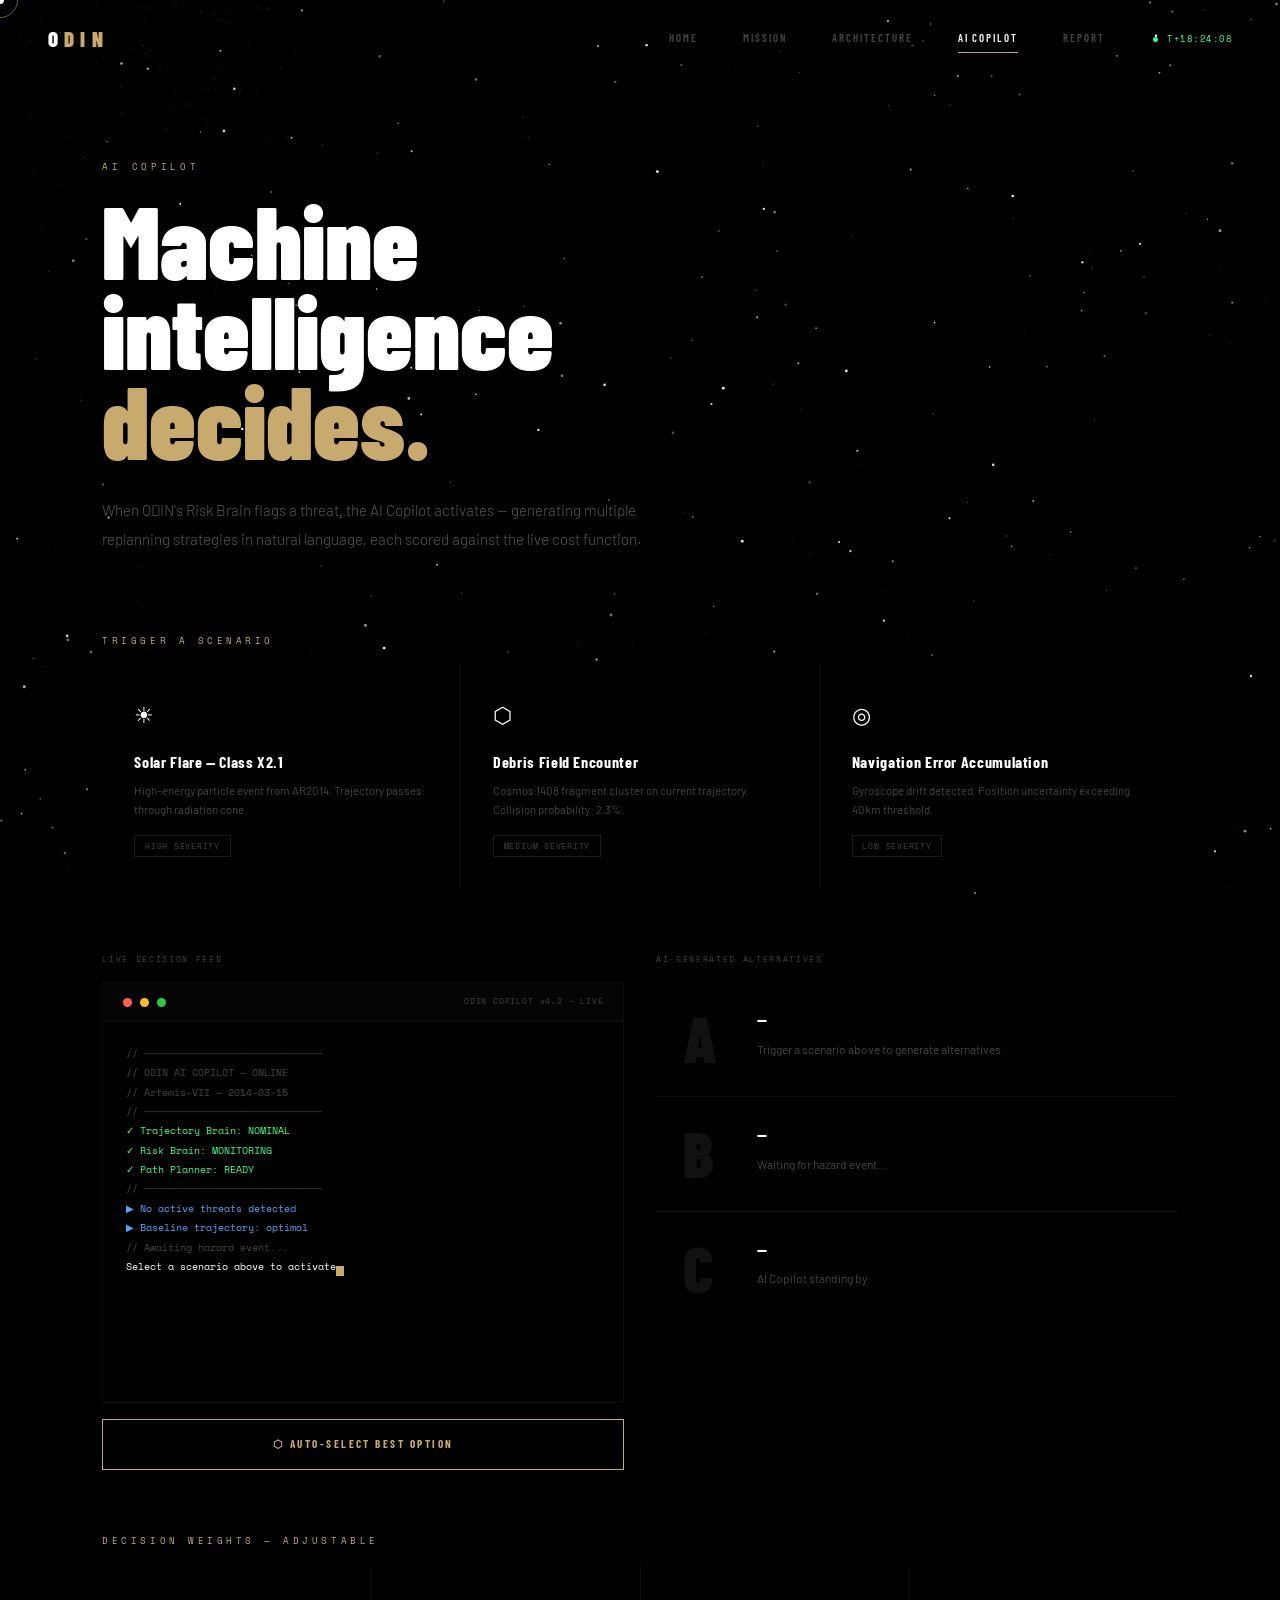
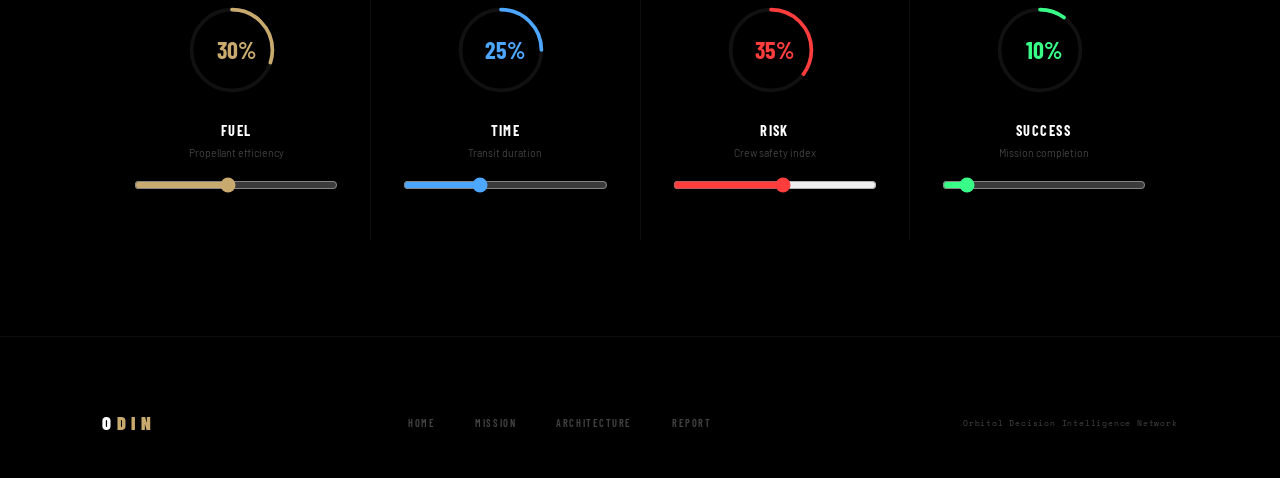
<file: copilot.html>
<!DOCTYPE html>
<html lang="en">
<head>
  <meta charset="UTF-8">
  <meta name="viewport" content="width=device-width, initial-scale=1.0">
  <title>ODIN — AI Copilot</title>
  <link rel="preconnect" href="https://fonts.googleapis.com">
  <link rel="preconnect" href="https://fonts.gstatic.com" crossorigin>
  <link href="https://fonts.googleapis.com/css2?family=Barlow+Condensed:wght@200;300;400;500;600;700;800;900&family=Barlow:wght@300;400;500&family=Space+Mono:wght@400;700&display=swap" rel="stylesheet">
  <link rel="stylesheet" href="css/odin.css">
  <style>
    /* HERO */
    #page-hero { position:relative; padding:10rem var(--section-x) 5rem; z-index:2; overflow:hidden; }
    #hero-net  { position:absolute; inset:0; z-index:0; opacity:.12; pointer-events:none; }
    .h-eyebrow { position:relative; z-index:1; font-family:var(--font-mono); font-size:.58rem; letter-spacing:.4em; color:var(--gold); text-transform:uppercase; margin-bottom:1.2rem; opacity:0; animation:fadeUp .9s .1s forwards; }
    .h-title   { position:relative; z-index:1; font-family:var(--font-display); font-size:clamp(4rem,8vw,9rem); font-weight:900; line-height:.88; margin-bottom:2rem; opacity:0; animation:fadeUp 1s .25s forwards; }
    .h-body    { position:relative; z-index:1; font-size:.95rem; color:#555; max-width:540px; line-height:1.9; font-weight:300; opacity:0; animation:fadeUp .9s .4s forwards; }

    /* MAIN LAYOUT */
    #main { position:relative; z-index:2; padding:0 var(--section-x) 6rem; max-width:1400px; margin:0 auto; }

    /* SCENARIO STRIP */
    .sc-strip { display:grid; grid-template-columns:repeat(3,1fr); gap:1px; background:var(--border-1); margin-bottom:4rem; }
    .sc-card  { background:var(--bg); padding:2rem; cursor:pointer; transition:background .3s; position:relative; overflow:hidden; }
    .sc-card::after { content:''; position:absolute; bottom:0; left:0; right:0; height:1px; background:var(--gold); transform:scaleX(0); transition:transform .4s; }
    .sc-card:hover  { background:#030303; }
    .sc-card:hover::after { transform:scaleX(1); }
    .sc-icon { font-size:1.4rem; margin-bottom:1rem; display:block; }
    .sc-h    { font-family:var(--font-display); font-size:1rem; font-weight:700; letter-spacing:.04em; margin-bottom:.4rem; }
    .sc-p    { font-size:.72rem; color:#444; line-height:1.65; }
    .sc-tag  { display:inline-block; font-family:var(--font-mono); font-size:.48rem; letter-spacing:.1em; padding:.25rem .6rem; border:1px solid #1a1a1a; color:var(--text-tertiary); text-transform:uppercase; margin-top:1rem; transition:border-color .3s,color .3s; }
    .sc-card:hover .sc-tag { border-color:var(--gold); color:var(--gold-dim); }

    /* COPILOT GRID */
    .copilot-grid { display:grid; grid-template-columns:1fr 1fr; gap:2rem; margin-bottom:4rem; }
    .panel-col-label { font-family:var(--font-mono); font-size:.52rem; letter-spacing:.2em; color:var(--text-tertiary); text-transform:uppercase; margin-bottom:1rem; }

    /* OPTIONS */
    .opts-panel { display:flex; flex-direction:column; gap:1px; background:var(--border-1); }
    .opt { background:var(--bg); padding:1.5rem; display:flex; gap:1.5rem; cursor:pointer; transition:background .3s; border-left:3px solid transparent; position:relative; }
    .opt:hover    { background:#030303; border-left-color:rgba(200,169,110,.35); }
    .opt.selected { background:#030303; border-left-color:var(--green); }
    .opt-num  { font-family:var(--font-display); font-size:4rem; font-weight:900; color:#111; line-height:1; min-width:50px; transition:color .3s; }
    .opt:hover .opt-num, .opt.selected .opt-num { color:#1c1c1c; }
    .opt-h    { font-family:var(--font-display); font-size:1.05rem; font-weight:700; letter-spacing:.04em; margin-bottom:.4rem; }
    .opt-p    { font-size:.75rem; color:#555; line-height:1.65; margin-bottom:.8rem; }
    .opt-stats { display:flex; gap:1.2rem; flex-wrap:wrap; }
    .opt-stat { font-family:var(--font-mono); font-size:.52rem; color:var(--text-tertiary); }
    .opt-stat span { margin-left:.3rem; }
    .opt-stat.pos span { color:var(--green); }
    .opt-stat.neg span { color:var(--red); }
    .opt-stat.neu span { color:var(--yellow); }
    .opt-auto { position:absolute; top:1rem; right:1rem; font-family:var(--font-mono); font-size:.48rem; letter-spacing:.1em; padding:.22rem .55rem; border:1px solid var(--green); color:var(--green); text-transform:uppercase; }

    /* WEIGHT RINGS */
    .weights-grid { display:grid; grid-template-columns:repeat(4,1fr); gap:1px; background:var(--border-1); }
    .w-block { background:var(--bg); padding:2.5rem 2rem; text-align:center; }
    .w-ring  { width:90px; height:90px; position:relative; margin:0 auto 1.5rem; }
    .w-ring svg { position:absolute; top:-4px; left:-4px; width:98px; height:98px; transform:rotate(-90deg); }
    .w-ring-val { position:absolute; inset:0; display:flex; align-items:center; justify-content:center; font-family:var(--font-display); font-size:1.5rem; font-weight:700; color:var(--gold); }
    .w-name { font-family:var(--font-display); font-size:.9rem; font-weight:700; letter-spacing:.1em; text-transform:uppercase; margin-bottom:.2rem; }
    .w-sub  { font-size:.65rem; color:var(--text-tertiary); margin-bottom:.8rem; }
    .w-slider { width:100%; cursor:pointer; accent-color:var(--gold); }

    @media (max-width:900px) {
      .copilot-grid { grid-template-columns:1fr; }
      .sc-strip     { grid-template-columns:1fr; }
      .weights-grid { grid-template-columns:repeat(2,1fr); }
      #main,#page-hero { padding-left:1.5rem; padding-right:1.5rem; }
    }
  </style>
</head>
<body>
  <div id="cursor"></div>
  <div id="cursor-ring"></div>
  <div id="page-transition"></div>
  <canvas id="stars"></canvas>
  <div id="nav-mount"></div>

  <div id="page-hero">
    <canvas id="hero-net"></canvas>
    <p class="h-eyebrow">AI Copilot</p>
    <h1 class="h-title">Machine<br>intelligence<br><span class="gold">decides.</span></h1>
    <p class="h-body">When ODIN's Risk Brain flags a threat, the AI Copilot activates — generating multiple replanning strategies in natural language, each scored against the live cost function.</p>
  </div>

  <div id="main">
    <!-- Scenario selector -->
    <p class="section-eyebrow reveal">Trigger a Scenario</p>
    <div class="sc-strip reveal">
      <div class="sc-card" onclick="triggerScenario('flare')">
        <span class="sc-icon">☀</span>
        <div class="sc-h">Solar Flare — Class X2.1</div>
        <div class="sc-p">High-energy particle event from AR2014. Trajectory passes through radiation cone.</div>
        <div class="sc-tag">High Severity</div>
      </div>
      <div class="sc-card" onclick="triggerScenario('debris')">
        <span class="sc-icon">⬡</span>
        <div class="sc-h">Debris Field Encounter</div>
        <div class="sc-p">Cosmos 1408 fragment cluster on current trajectory. Collision probability: 2.3%.</div>
        <div class="sc-tag">Medium Severity</div>
      </div>
      <div class="sc-card" onclick="triggerScenario('nav')">
        <span class="sc-icon">◎</span>
        <div class="sc-h">Navigation Error Accumulation</div>
        <div class="sc-p">Gyroscope drift detected. Position uncertainty exceeding 40km threshold.</div>
        <div class="sc-tag">Low Severity</div>
      </div>
    </div>

    <!-- Main copilot panel -->
    <div class="copilot-grid reveal">
      <!-- Terminal -->
      <div>
        <p class="panel-col-label">Live Decision Feed</p>
        <div class="terminal">
          <div class="term-bar">
            <div class="term-dot r"></div><div class="term-dot y"></div><div class="term-dot g"></div>
            <span class="term-title">ODIN COPILOT v4.2 — LIVE</span>
          </div>
          <div class="term-body" id="term-body" style="height:380px">
            <p class="tl dim">// ──────────────────────────────</p>
            <p class="tl dim">// ODIN AI COPILOT — ONLINE</p>
            <p class="tl dim">// Artemis-VII — 2014-03-15</p>
            <p class="tl dim">// ──────────────────────────────</p>
            <p class="tl ok">✓ Trajectory Brain: NOMINAL</p>
            <p class="tl ok">✓ Risk Brain: MONITORING</p>
            <p class="tl ok">✓ Path Planner: READY</p>
            <p class="tl dim">// ──────────────────────────────</p>
            <p class="tl info">▶ No active threats detected</p>
            <p class="tl info">▶ Baseline trajectory: optimal</p>
            <p class="tl dim">// Awaiting hazard event...</p>
            <p class="tl w">Select a scenario above to activate<span class="tcursor"></span></p>
          </div>
        </div>
        <button class="btn btn-primary btn-full" onclick="autoSelect()" style="margin-top:1rem;font-size:.7rem"><span>⬡ Auto-Select Best Option</span></button>
      </div>
      <!-- Options -->
      <div>
        <p class="panel-col-label">AI-Generated Alternatives</p>
        <div class="opts-panel" id="opts-panel">
          <div class="opt" id="opt-A" onclick="selectOpt('A')">
            <div class="opt-num">A</div>
            <div>
              <div class="opt-h">—</div>
              <div class="opt-p" style="color:var(--text-tertiary)">Trigger a scenario above to generate alternatives.</div>
            </div>
          </div>
          <div class="opt" id="opt-B" onclick="selectOpt('B')">
            <div class="opt-num">B</div>
            <div><div class="opt-h">—</div><div class="opt-p" style="color:var(--text-tertiary)">Waiting for hazard event...</div></div>
          </div>
          <div class="opt" id="opt-C" onclick="selectOpt('C')">
            <div class="opt-num">C</div>
            <div><div class="opt-h">—</div><div class="opt-p" style="color:var(--text-tertiary)">AI Copilot standing by.</div></div>
          </div>
        </div>
      </div>
    </div>

    <!-- Weight rings -->
    <p class="section-eyebrow reveal">Decision Weights — Adjustable</p>
    <div class="weights-grid reveal">
      <div class="w-block">
        <div class="w-ring">
          <svg viewBox="0 0 98 98"><circle cx="49" cy="49" r="44" fill="none" stroke="#111" stroke-width="4"/><circle id="ring-fuel" cx="49" cy="49" r="44" fill="none" stroke="#c8a96e" stroke-width="4" stroke-dasharray="276" stroke-dashoffset="193" stroke-linecap="round"/></svg>
          <div class="w-ring-val" id="fuel-val">30%</div>
        </div>
        <div class="w-name">Fuel</div><div class="w-sub">Propellant efficiency</div>
        <input type="range" min="5" max="60" value="30" class="w-slider" oninput="updateRing('fuel',this.value)">
      </div>
      <div class="w-block">
        <div class="w-ring">
          <svg viewBox="0 0 98 98"><circle cx="49" cy="49" r="44" fill="none" stroke="#111" stroke-width="4"/><circle id="ring-time" cx="49" cy="49" r="44" fill="none" stroke="#4da6ff" stroke-width="4" stroke-dasharray="276" stroke-dashoffset="207" stroke-linecap="round"/></svg>
          <div class="w-ring-val" id="time-val" style="color:var(--blue)">25%</div>
        </div>
        <div class="w-name">Time</div><div class="w-sub">Transit duration</div>
        <input type="range" min="5" max="60" value="25" class="w-slider" oninput="updateRing('time',this.value)" style="accent-color:var(--blue)">
      </div>
      <div class="w-block">
        <div class="w-ring">
          <svg viewBox="0 0 98 98"><circle cx="49" cy="49" r="44" fill="none" stroke="#111" stroke-width="4"/><circle id="ring-risk" cx="49" cy="49" r="44" fill="none" stroke="#ff3d3d" stroke-width="4" stroke-dasharray="276" stroke-dashoffset="179" stroke-linecap="round"/></svg>
          <div class="w-ring-val" id="risk-val" style="color:var(--red)">35%</div>
        </div>
        <div class="w-name">Risk</div><div class="w-sub">Crew safety index</div>
        <input type="range" min="5" max="60" value="35" class="w-slider" oninput="updateRing('risk',this.value)" style="accent-color:var(--red)">
      </div>
      <div class="w-block">
        <div class="w-ring">
          <svg viewBox="0 0 98 98"><circle cx="49" cy="49" r="44" fill="none" stroke="#111" stroke-width="4"/><circle id="ring-success" cx="49" cy="49" r="44" fill="none" stroke="#39ff88" stroke-width="4" stroke-dasharray="276" stroke-dashoffset="248" stroke-linecap="round"/></svg>
          <div class="w-ring-val" id="success-val" style="color:var(--green)">10%</div>
        </div>
        <div class="w-name">Success</div><div class="w-sub">Mission completion</div>
        <input type="range" min="5" max="60" value="10" class="w-slider" oninput="updateRing('success',this.value)" style="accent-color:var(--green)">
      </div>
    </div>
  </div>

  <footer class="site-footer">
    <div class="footer-inner">
      <div class="footer-logo">O<span class="gold">DIN</span></div>
      <nav class="footer-nav">
        <a data-href="index.html">Home</a>
        <a data-href="mission.html">Mission</a>
        <a data-href="architecture.html">Architecture</a>
        <a data-href="report.html">Report</a>
      </nav>
      <p class="footer-copy">Orbital Decision Intelligence Network</p>
    </div>
  </footer>

  <script src="js/odin-core.js"></script>
  <script>
    document.addEventListener('DOMContentLoaded', () => {
      odinInit('copilot');
      initHeroParticles();
    });

    // Particle canvas for hero bg
    function initHeroParticles() {
      const c = document.getElementById('hero-net'); if (!c) return;
      const ctx = c.getContext('2d'); let ps = [];
      const resize = () => {
        c.width = c.offsetWidth; c.height = c.offsetHeight;
        ps = Array.from({length:80},()=>({x:Math.random()*c.width,y:Math.random()*c.height,vx:(Math.random()-.5)*.35,vy:(Math.random()-.5)*.35,r:Math.random()*1.5+.3}));
      };
      resize(); window.addEventListener('resize',resize);
      const draw = () => {
        requestAnimationFrame(draw);
        ctx.clearRect(0,0,c.width,c.height);
        ps.forEach(p=>{
          p.x+=p.vx; p.y+=p.vy;
          if(p.x<0||p.x>c.width)p.vx*=-1;
          if(p.y<0||p.y>c.height)p.vy*=-1;
          ctx.beginPath(); ctx.arc(p.x,p.y,p.r,0,Math.PI*2);
          ctx.fillStyle='rgba(200,169,110,0.45)'; ctx.fill();
        });
        ps.forEach((a,i)=>ps.slice(i+1).forEach(b=>{
          const d=Math.hypot(a.x-b.x,a.y-b.y);
          if(d<115){ctx.beginPath();ctx.moveTo(a.x,a.y);ctx.lineTo(b.x,b.y);ctx.strokeStyle=`rgba(200,169,110,${.11*(1-d/115)})`;ctx.lineWidth=.5;ctx.stroke();}
        }));
      };
      draw();
    }

    // Scenarios data
    const SCENARIOS = {
      flare: {
        lines:[
          {c:'err',t:'⚠ ALERT: Solar flare X2.1 — Region AR2014'},
          {c:'warn',t:'▶ Particle arrival in T-41 minutes'},
          {c:'warn',t:'▶ Trajectory enters radiation cone at 68%'},
          {c:'info',t:'▶ AI Copilot: Analyzing 847 trajectory variants...'},
          {c:'dim', t:'  → Option A: burn delay protocol'},
          {c:'dim', t:'  → Option B: azimuth shift +18°'},
          {c:'dim', t:'  → Option C: fast-exit transfer'},
          {c:'info',t:'▶ Cost scores: A=0.388  B=0.341  C=0.312'},
          {c:'ok',  t:'✓ AUTO-SELECT: Option C (cost=0.312)'},
          {c:'ok',  t:'✓ Radiation exposure reduced by 44%'},
        ],
        opts:[
          {h:'Delay Trans-Lunar Burn 2h',     p:'Hold orbit until flare intensity drops below Class M threshold. Low delta-V.',         fuel:'+1.2%',time:'+2.1h',risk:'-34%',score:'0.388'},
          {h:'Reroute via Polar Arc +18°',     p:'Shift azimuth to exploit magnetosphere shielding during flare peak propagation.',       fuel:'+3.8%',time:'+0.4h',risk:'-51%',score:'0.341'},
          {h:'Fast-Exit Transfer Window ★',    p:'Accelerate departure by 0.5h to exit flare cone before intensity peak. Optimal.',      fuel:'+2.1%',time:'-0.5h',risk:'-44%',score:'0.312',auto:true},
        ]
      },
      debris: {
        lines:[
          {c:'err', t:'⚠ ALERT: Debris cluster — Cosmos 1408'},
          {c:'warn',t:'▶ Collision probability: 2.3% on current path'},
          {c:'warn',t:'▶ Fragment density: 340 objects/km³'},
          {c:'info',t:'▶ AI Copilot: Modeling avoidance trajectories...'},
          {c:'dim', t:'  → Option A: altitude raise +12km'},
          {c:'dim', t:'  → Option B: timing slip 90 minutes'},
          {c:'dim', t:'  → Option C: combined maneuver'},
          {c:'info',t:'▶ Cost scores: A=0.302  B=0.355  C=0.288'},
          {c:'ok',  t:'✓ AUTO-SELECT: Option C (cost=0.288)'},
          {c:'ok',  t:'✓ Collision probability reduced to 0.04%'},
        ],
        opts:[
          {h:'Altitude Raise +12km',          p:'Boost apogee slightly to clear debris band. Minimal fuel cost, straightforward.',       fuel:'+0.8%',time:'+0.1h',risk:'-78%',score:'0.302'},
          {h:'90-Minute Timing Slip',          p:'Delay TLI burn to let debris cloud advance past crossing. Fuel-neutral.',               fuel:'+0.0%',time:'+1.5h',risk:'-88%',score:'0.355'},
          {h:'Combined Altitude + Phase ★',    p:'Raise altitude 6km and slip timing 30min. Optimal risk reduction.',                    fuel:'+0.4%',time:'+0.5h',risk:'-95%',score:'0.288',auto:true},
        ]
      },
      nav: {
        lines:[
          {c:'warn',t:'⚠ WARNING: IMU gyroscope drift detected'},
          {c:'warn',t:'▶ Position uncertainty: 47.2km (limit: 40km)'},
          {c:'warn',t:'▶ Attitude error: 0.003°/hr accumulating'},
          {c:'info',t:'▶ AI Copilot: Generating correction burns...'},
          {c:'dim', t:'  → Option A: DSN star-tracker realignment'},
          {c:'dim', t:'  → Option B: immediate midcourse burn'},
          {c:'dim', t:'  → Option C: dual-redundant correction'},
          {c:'info',t:'▶ Cost scores: A=0.198  B=0.244  C=0.221'},
          {c:'ok',  t:'✓ AUTO-SELECT: Option A (cost=0.198)'},
          {c:'ok',  t:'✓ Position uncertainty reduced to 2.1km'},
        ],
        opts:[
          {h:'DSN Star-Tracker Realignment ★', p:'Use Deep Space Network + onboard star tracker to recalibrate IMU. Zero fuel cost.',    fuel:'+0.0%',time:'+0.2h',risk:'-89%',score:'0.198',auto:true},
          {h:'Immediate Midcourse Burn',        p:'Small correction burn to null accumulated trajectory error. Fast, small fuel cost.',  fuel:'+0.6%',time:'+0.0h',risk:'-72%',score:'0.244'},
          {h:'Dual-Redundant Method',           p:'Combined realignment + correction burn. Belt-and-suspenders maximum certainty.',     fuel:'+0.3%',time:'+0.3h',risk:'-94%',score:'0.221'},
        ]
      }
    };

    let currentScenario = null;

    function triggerScenario(type) {
      currentScenario = type;
      const s   = SCENARIOS[type];
      const tb  = document.getElementById('term-body');
      tb.innerHTML = '<p class="tl dim">// ──────────────────────────────</p>';
      const addLine = (cls, text, delay) => setTimeout(() => {
        const p = document.createElement('p');
        p.className = `tl ${cls}`; p.textContent = text;
        tb.appendChild(p); tb.scrollTop = tb.scrollHeight;
      }, delay);
      s.lines.forEach((l, i) => addLine(l.c, l.t, 400 + i * 340));
      setTimeout(() => renderOptions(s), 400 + s.lines.length * 340 + 300);
    }

    function renderOptions(s) {
      s.opts.forEach((o, i) => {
        const el  = document.getElementById('opt-' + 'ABC'[i]);
        el.className = 'opt' + (o.auto ? ' selected' : '');
        el.innerHTML = `
          ${o.auto ? '<div class="opt-auto">★ AUTO</div>' : ''}
          <div class="opt-num">${'ABC'[i]}</div>
          <div>
            <div class="opt-h">${o.h}</div>
            <div class="opt-p">${o.p}</div>
            <div class="opt-stats">
              <div class="opt-stat neu">FUEL<span>${o.fuel}</span></div>
              <div class="opt-stat neu">TIME<span>${o.time}</span></div>
              <div class="opt-stat pos">RISK<span>${o.risk}</span></div>
              <div class="opt-stat">SCORE<span style="color:#fff">${o.score}</span></div>
            </div>
          </div>`;
      });
    }

    function selectOpt(id) {
      document.querySelectorAll('.opt').forEach(o => o.classList.remove('selected'));
      document.getElementById('opt-' + id).classList.add('selected');
    }

    function autoSelect() {
      if (!currentScenario) { triggerScenario('flare'); return; }
      const opts  = SCENARIOS[currentScenario].opts;
      const best  = opts.reduce((a, b) => parseFloat(a.score) < parseFloat(b.score) ? a : b);
      const idx   = opts.indexOf(best);
      selectOpt('ABC'[idx]);
      const tb = document.getElementById('term-body');
      const p  = document.createElement('p'); p.className = 'tl ok';
      p.textContent = `✓ Manual confirm: Option ${'ABC'[idx]} (cost=${best.score})`;
      tb.appendChild(p); tb.scrollTop = tb.scrollHeight;
    }

    function updateRing(name, val) {
      const circ = 276;
      document.getElementById('ring-' + name).setAttribute('stroke-dashoffset', circ - circ * val / 100);
      document.getElementById(name + '-val').textContent = val + '%';
    }
  </script>
</body>
</html>
</file>
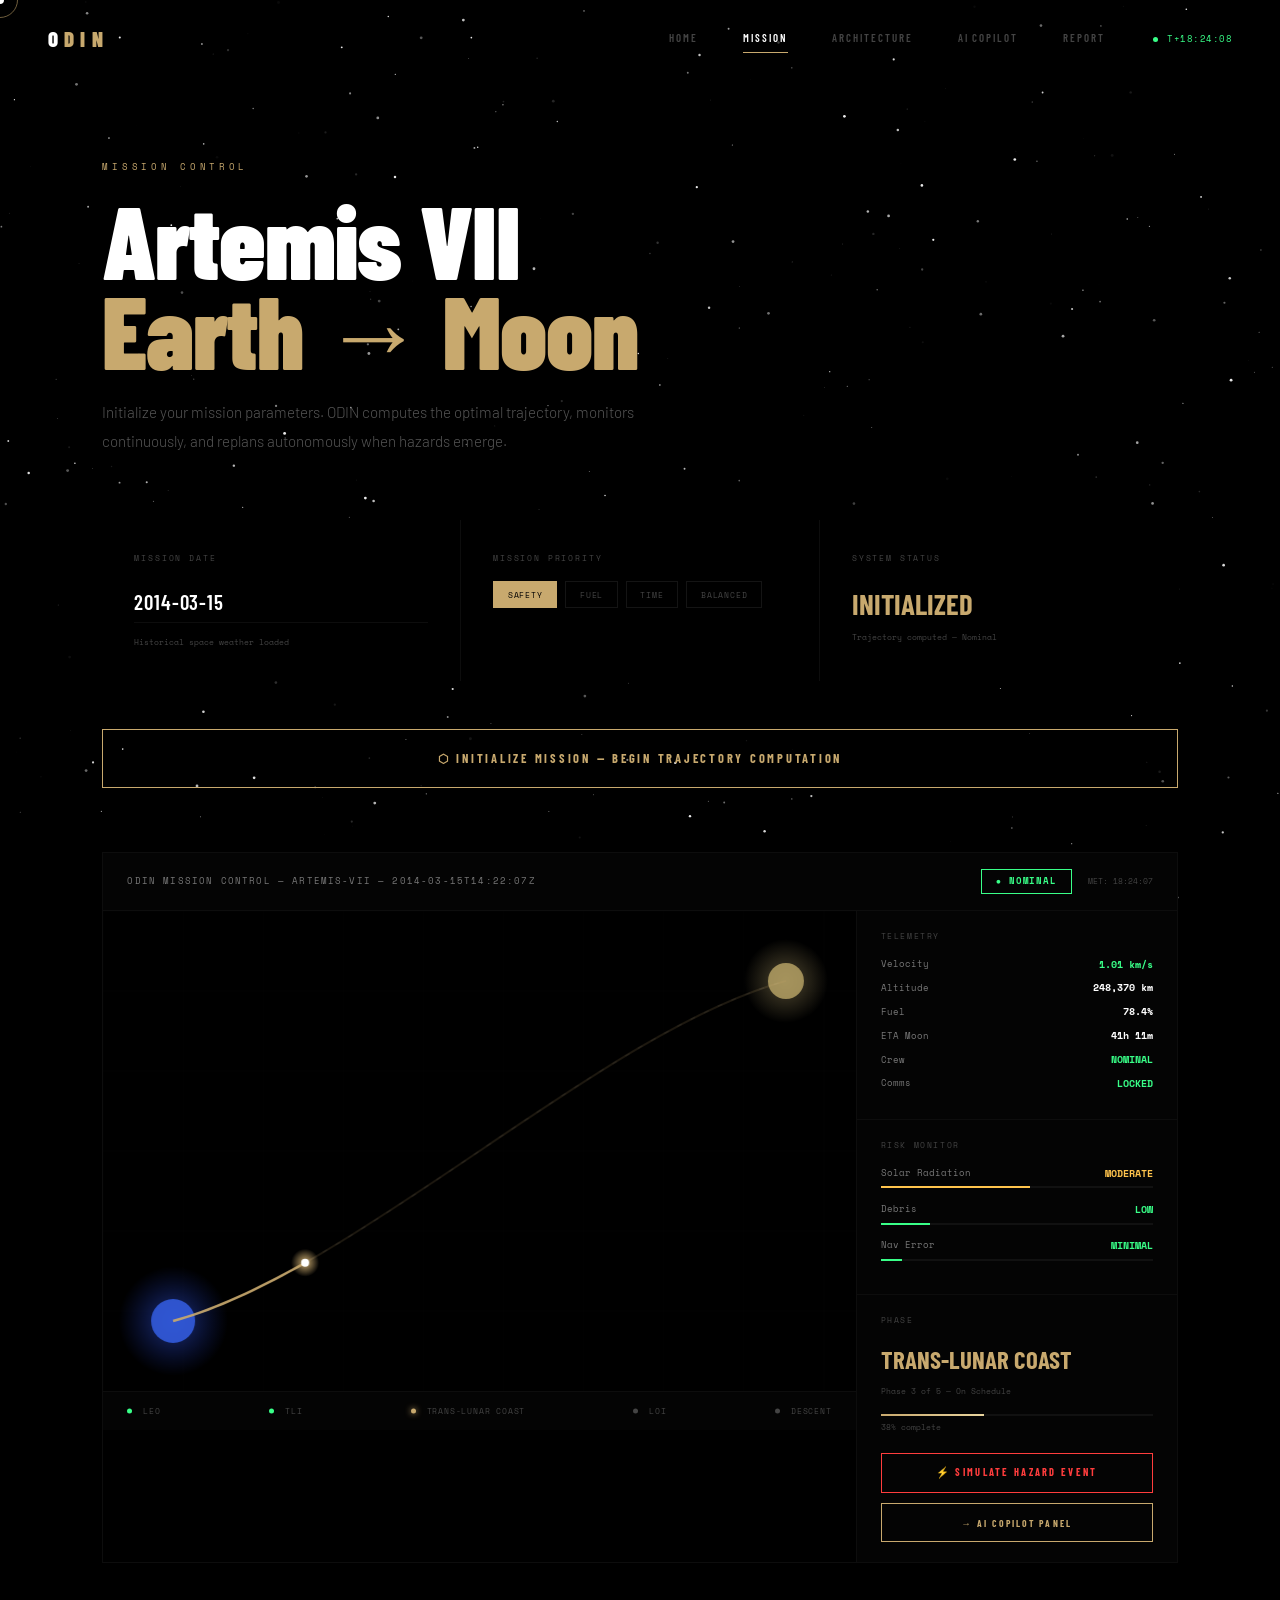
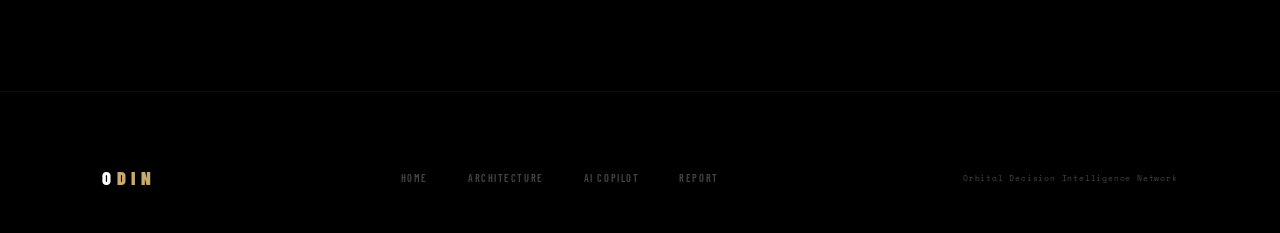
<file: mission.html>
<!DOCTYPE html>
<html lang="en">
<head>
  <meta charset="UTF-8">
  <meta name="viewport" content="width=device-width, initial-scale=1.0">
  <title>ODIN — Mission Control</title>
  <link rel="preconnect" href="https://fonts.googleapis.com">
  <link rel="preconnect" href="https://fonts.gstatic.com" crossorigin>
  <link href="https://fonts.googleapis.com/css2?family=Barlow+Condensed:wght@200;300;400;500;600;700;800;900&family=Barlow:wght@300;400;500&family=Space+Mono:wght@400;700&display=swap" rel="stylesheet">
  <link rel="stylesheet" href="css/odin.css">
  <style>
    /* PAGE HERO */
    #page-hero { position: relative; padding: 10rem var(--section-x) 4rem; z-index: 2; }
    .page-eyebrow { font-family: var(--font-mono); font-size: 0.58rem; letter-spacing: 0.4em; color: var(--gold); text-transform: uppercase; margin-bottom: 1.2rem; opacity: 0; animation: fadeUp .9s .15s forwards; }
    .page-h1 { font-family: var(--font-display); font-size: clamp(3.5rem, 8vw, 8.5rem); font-weight: 900; line-height: .88; letter-spacing: -.01em; margin-bottom: 1.5rem; opacity: 0; animation: fadeUp 1s .3s forwards; }
    .page-p  { font-size: .95rem; color: #555; max-width: 540px; line-height: 1.9; font-weight: 300; opacity: 0; animation: fadeUp .9s .45s forwards; }

    /* INIT PANEL */
    #init-panel { position: relative; z-index: 2; padding: 0 var(--section-x) 3rem; max-width: 1400px; margin: 0 auto; }
    .init-grid { display: grid; grid-template-columns: repeat(3,1fr); gap: 1px; background: var(--border-1); }
    .init-block { background: var(--bg); padding: 2rem; }
    .init-label { font-family: var(--font-mono); font-size: .52rem; letter-spacing: .22em; color: var(--text-tertiary); text-transform: uppercase; margin-bottom: 1rem; }
    .init-select {
      width: 100%; background: transparent; border: none;
      border-bottom: 1px solid var(--border-1); color: #fff;
      font-family: var(--font-display); font-size: 1.3rem; font-weight: 600; letter-spacing: .04em;
      padding: .5rem 0; cursor: pointer; appearance: none; -webkit-appearance: none; outline: none;
      transition: border-color .3s;
    }
    .init-select:focus, .init-select:hover { border-bottom-color: var(--gold); }
    .init-select option { background: #000; }
    .init-val { font-family: var(--font-display); font-size: 1.8rem; font-weight: 700; color: var(--gold); margin-top: .4rem; }
    .prio-btns { display: flex; gap: .5rem; flex-wrap: wrap; }
    .prio-btn {
      font-family: var(--font-mono); font-size: .52rem; letter-spacing: .1em;
      padding: .4rem .85rem; border: 1px solid var(--border-2); color: var(--text-tertiary);
      background: transparent; cursor: pointer; transition: all .2s; text-transform: uppercase;
    }
    .prio-btn:hover  { border-color: var(--gold); color: var(--gold); }
    .prio-btn.active { border-color: var(--gold); color: #000; background: var(--gold); }
    .launch-wrap { padding: 0 var(--section-x); max-width: 1400px; margin: 0 auto 4rem; }

    /* DASHBOARD */
    #dashboard { position: relative; z-index: 2; padding: 0 var(--section-x) 8rem; max-width: 1400px; margin: 0 auto; }
    .dash-wrap  { border: 1px solid var(--border-1); overflow: hidden; }
    .dash-topbar { display: flex; align-items: center; justify-content: space-between; padding: 1rem 1.5rem; background: var(--surface-1); border-bottom: 1px solid var(--border-1); gap: 1rem; flex-wrap: wrap; }
    .dash-id { font-family: var(--font-mono); font-size: .56rem; letter-spacing: .13em; color: var(--text-secondary); }
    .dash-body { display: grid; grid-template-columns: 1fr 320px; min-height: 480px; }
    .dash-main { border-right: 1px solid var(--border-1); position: relative; }
    #traj-canvas { width: 100%; height: 480px; display: block; }
    .phase-strip { display: flex; justify-content: space-between; flex-wrap: wrap; gap: .5rem; padding: .8rem 1.5rem; background: var(--surface-1); border-top: 1px solid var(--border-1); }
    .ph { font-family: var(--font-mono); font-size: .5rem; color: var(--text-tertiary); text-transform: uppercase; letter-spacing: .1em; padding-left: 1rem; position: relative; }
    .ph::before { content: ''; position: absolute; left: 0; top: 50%; transform: translateY(-50%); width: 5px; height: 5px; border-radius: 50%; background: var(--text-tertiary); }
    .ph.done::before { background: var(--green); }
    .ph.cur::before  { background: var(--gold); box-shadow: 0 0 6px var(--gold); }
    .dash-panel { background: var(--surface-1); display: flex; flex-direction: column; }
    .p-sec { padding: 1.2rem 1.5rem; border-bottom: 1px solid var(--border-1); }
    .p-sec:last-child { border-bottom: none; }
    .p-label { font-family: var(--font-mono); font-size: .5rem; letter-spacing: .2em; color: var(--text-tertiary); text-transform: uppercase; margin-bottom: .85rem; }
    .tel-row { display: flex; justify-content: space-between; align-items: center; margin-bottom: .5rem; }
    .tel-k { font-family: var(--font-mono); font-size: .58rem; color: var(--text-secondary); }
    .tel-v { font-family: var(--font-mono); font-size: .62rem; font-weight: 700; }
    .risk-row { margin-bottom: .85rem; }
    .risk-header { display: flex; justify-content: space-between; margin-bottom: .3rem; }
    .ph-name { font-family: var(--font-display); font-size: 1.55rem; font-weight: 700; color: var(--gold); margin-bottom: .3rem; }

    /* HAZARD TOAST */
    #hazard-toast {
      position: fixed; top: 80px; right: 2rem; z-index: 9999;
      background: #0d0000; border: 1px solid var(--red);
      padding: 1.2rem 1.5rem; max-width: 300px;
      transform: translateX(130%); transition: transform .55s var(--ease-out);
      box-shadow: 0 0 40px rgba(255,61,61,0.08);
    }
    #hazard-toast.show { transform: translateX(0); }
    .toast-head { font-family: var(--font-display); font-size: .72rem; font-weight: 700; letter-spacing: .2em; color: var(--red); text-transform: uppercase; margin-bottom: .4rem; display: flex; align-items: center; gap: .5rem; }
    .toast-blink { width: 6px; height: 6px; border-radius: 50%; background: var(--red); animation: critBlink .85s infinite; }
    .toast-body { font-size: .78rem; color: #aaa; line-height: 1.65; }
    .toast-cta { font-family: var(--font-mono); font-size: .52rem; color: var(--yellow); margin-top: .75rem; cursor: pointer; text-transform: uppercase; letter-spacing: .1em; transition: color .2s; }
    .toast-cta:hover { color: #fff; }

    @media (max-width: 900px) {
      .init-grid { grid-template-columns: 1fr; }
      .dash-body  { grid-template-columns: 1fr; }
      #init-panel, #dashboard, .launch-wrap { padding-left: 1.5rem; padding-right: 1.5rem; }
    }
  </style>
</head>
<body>
  <div id="cursor"></div>
  <div id="cursor-ring"></div>
  <div id="page-transition"></div>
  <canvas id="stars"></canvas>
  <div id="nav-mount"></div>

  <div id="hazard-toast">
    <div class="toast-head"><span class="toast-blink"></span>Solar Flare Detected</div>
    <div class="toast-body">Class X2.1 flare detected — AR2014. Elevated radiation on current trajectory. AI Copilot generating alternatives.</div>
    <div class="toast-cta" onclick="dismissToast()">→ View AI Options</div>
  </div>

  <div id="page-hero">
    <p class="page-eyebrow">Mission Control</p>
    <h1 class="page-h1">Artemis VII<br><span class="gold">Earth → Moon</span></h1>
    <p class="page-p">Initialize your mission parameters. ODIN computes the optimal trajectory, monitors continuously, and replans autonomously when hazards emerge.</p>
  </div>

  <div id="init-panel">
    <div class="init-grid reveal">
      <div class="init-block">
        <div class="init-label">Mission Date</div>
        <select class="init-select" id="date-sel">
          <option>2014-03-15</option>
          <option>2015-07-04</option>
          <option>2016-11-22</option>
          <option>2017-04-08</option>
          <option>2018-09-30</option>
        </select>
        <p style="font-family:var(--font-mono);font-size:.52rem;color:var(--text-tertiary);margin-top:.8rem">Historical space weather loaded</p>
      </div>
      <div class="init-block">
        <div class="init-label">Mission Priority</div>
        <div class="prio-btns">
          <button class="prio-btn active" onclick="setPrio(this)">Safety</button>
          <button class="prio-btn" onclick="setPrio(this)">Fuel</button>
          <button class="prio-btn" onclick="setPrio(this)">Time</button>
          <button class="prio-btn" onclick="setPrio(this)">Balanced</button>
        </div>
      </div>
      <div class="init-block">
        <div class="init-label">System Status</div>
        <div class="init-val" id="sys-status">INITIALIZED</div>
        <p style="font-family:var(--font-mono);font-size:.52rem;color:var(--text-tertiary);margin-top:.25rem">Trajectory computed — Nominal</p>
      </div>
    </div>
  </div>

  <div class="launch-wrap">
    <button class="btn btn-primary btn-full" onclick="launchMission()" style="font-size:.78rem;padding:1.3rem"><span>⬡ Initialize Mission — Begin Trajectory Computation</span></button>
  </div>

  <div id="dashboard">
    <div class="dash-wrap reveal">
      <div class="dash-topbar">
        <div class="dash-id">ODIN MISSION CONTROL — ARTEMIS-VII — 2014-03-15T14:22:07Z</div>
        <div style="display:flex;gap:1rem;align-items:center;flex-wrap:wrap">
          <span class="pill pill-ok" id="status-pill">● NOMINAL</span>
          <span style="font-family:var(--font-mono);font-size:.52rem;color:var(--text-tertiary)" id="met">MET: 18:24:07</span>
        </div>
      </div>
      <div class="dash-body">
        <div class="dash-main">
          <canvas id="traj-canvas"></canvas>
          <div class="phase-strip">
            <span class="ph done">LEO</span>
            <span class="ph done">TLI</span>
            <span class="ph cur">Trans-Lunar Coast</span>
            <span class="ph">LOI</span>
            <span class="ph">Descent</span>
          </div>
        </div>
        <div class="dash-panel">
          <div class="p-sec">
            <div class="p-label">Telemetry</div>
            <div class="tel-row"><span class="tel-k">Velocity</span><span class="tel-v green" id="t-vel">1.02 km/s</span></div>
            <div class="tel-row"><span class="tel-k">Altitude</span><span class="tel-v" style="color:#fff" id="t-alt">248,320 km</span></div>
            <div class="tel-row"><span class="tel-k">Fuel</span><span class="tel-v" style="color:#fff" id="t-fuel">78.4%</span></div>
            <div class="tel-row"><span class="tel-k">ETA Moon</span><span class="tel-v" style="color:#fff" id="t-eta">41h 12m</span></div>
            <div class="tel-row"><span class="tel-k">Crew</span><span class="tel-v green">NOMINAL</span></div>
            <div class="tel-row"><span class="tel-k">Comms</span><span class="tel-v green">LOCKED</span></div>
          </div>
          <div class="p-sec">
            <div class="p-label">Risk Monitor</div>
            <div class="risk-row">
              <div class="risk-header"><span class="tel-k">Solar Radiation</span><span class="tel-v" id="r-solar-l" style="color:var(--yellow)">MODERATE</span></div>
              <div class="risk-bar"><div class="risk-fill rf-med" id="r-solar" style="width:55%"></div></div>
            </div>
            <div class="risk-row">
              <div class="risk-header"><span class="tel-k">Debris</span><span class="tel-v green" id="r-debris-l">LOW</span></div>
              <div class="risk-bar"><div class="risk-fill rf-low" id="r-debris" style="width:18%"></div></div>
            </div>
            <div class="risk-row">
              <div class="risk-header"><span class="tel-k">Nav Error</span><span class="tel-v green" id="r-nav-l">MINIMAL</span></div>
              <div class="risk-bar"><div class="risk-fill rf-low" id="r-nav" style="width:8%"></div></div>
            </div>
          </div>
          <div class="p-sec">
            <div class="p-label">Phase</div>
            <div class="ph-name" id="ph-name">TRANS-LUNAR COAST</div>
            <div style="font-family:var(--font-mono);font-size:.52rem;color:var(--text-tertiary);margin-bottom:1rem">Phase 3 of 5 — On Schedule</div>
            <div style="height:2px;background:#111;overflow:hidden;margin-bottom:.3rem">
              <div style="height:100%;background:linear-gradient(90deg,var(--gold),var(--gold-light));width:0%;transition:width 2s ease" id="prog-bar"></div>
            </div>
            <div style="font-family:var(--font-mono);font-size:.5rem;color:var(--text-tertiary);margin-bottom:1.2rem" id="prog-pct">0% complete</div>
            <button class="btn btn-danger btn-full" onclick="triggerHazard()" style="margin-bottom:.6rem"><span>⚡ Simulate Hazard Event</span></button>
            <button class="btn btn-primary btn-full" data-href="copilot.html" style="font-size:.6rem;padding:.8rem"><span>→ AI Copilot Panel</span></button>
          </div>
        </div>
      </div>
    </div>
  </div>

  <footer class="site-footer">
    <div class="footer-inner">
      <div class="footer-logo">O<span class="gold">DIN</span></div>
      <nav class="footer-nav">
        <a data-href="index.html">Home</a>
        <a data-href="architecture.html">Architecture</a>
        <a data-href="copilot.html">AI Copilot</a>
        <a data-href="report.html">Report</a>
      </nav>
      <p class="footer-copy">Orbital Decision Intelligence Network</p>
    </div>
  </footer>

  <script src="js/odin-core.js"></script>
  <script>
    document.addEventListener('DOMContentLoaded', () => {
      odinInit('mission');
      initTelemetry();
      drawTrajectory();
      setTimeout(() => { document.getElementById('prog-bar').style.width = '38%'; document.getElementById('prog-pct').textContent = '38% complete'; }, 600);
    });

    function setPrio(btn) { document.querySelectorAll('.prio-btn').forEach(b => b.classList.remove('active')); btn.classList.add('active'); }
    function dismissToast() { document.getElementById('hazard-toast').classList.remove('show'); }
    function launchMission() {
      const sv = document.getElementById('sys-status');
      sv.textContent = 'COMPUTING...'; sv.style.color = 'var(--yellow)';
      setTimeout(() => { sv.textContent = 'TRAJECTORY LOCKED'; sv.style.color = 'var(--green)'; }, 1100);
      document.getElementById('prog-bar').style.width = '45%';
      document.getElementById('prog-pct').textContent = '45% complete';
    }

    // Live telemetry
    let alt = 248320, vel = 1.02, fuel = 78.4, etaH = 41, etaM = 12;
    function initTelemetry() {
      setInterval(() => {
        alt  += Math.floor(Math.random() * 120 - 40);
        vel  += (Math.random() * 0.02 - 0.01); vel = Math.max(0.8, Math.min(1.5, vel));
        fuel -= 0.002; etaM--; if (etaM < 0) { etaM = 59; etaH--; }
        document.getElementById('t-alt').textContent  = alt.toLocaleString() + ' km';
        document.getElementById('t-vel').textContent  = vel.toFixed(2) + ' km/s';
        document.getElementById('t-fuel').textContent = fuel.toFixed(1) + '%';
        document.getElementById('t-eta').textContent  = etaH + 'h ' + etaM + 'm';
      }, 1400);
    }

    let hazardActive = false;
    function triggerHazard() {
      document.getElementById('hazard-toast').classList.add('show');
      const pill = document.getElementById('status-pill');
      pill.className = 'pill pill-warn'; pill.textContent = '⚠ FLARE DETECTED';
      setTimeout(() => { pill.className = 'pill pill-crit'; pill.textContent = '● CRITICAL'; }, 1200);
      document.getElementById('r-solar').className = 'risk-fill rf-high';
      document.getElementById('r-solar').style.width = '90%';
      document.getElementById('r-solar-l').textContent = 'CRITICAL';
      document.getElementById('r-solar-l').style.color = 'var(--red)';
      setTimeout(() => { hazardActive = true; }, 600);
      setTimeout(() => { pill.className = 'pill pill-ok'; pill.textContent = '● REPLANNED'; hazardActive = false; }, 5800);
    }

    // Trajectory canvas
    const tc = document.getElementById('traj-canvas');
    const tctx = tc.getContext('2d');
    let trajT = 0;
    function resizeTraj() { tc.width = tc.parentElement.clientWidth || 800; tc.height = 480; }
    resizeTraj(); window.addEventListener('resize', resizeTraj);

    function drawTrajectory() {
      const w = tc.width, h = tc.height;
      tctx.clearRect(0, 0, w, h);
      // Grid
      tctx.strokeStyle = 'rgba(255,255,255,0.025)'; tctx.lineWidth = .5;
      for (let x = 0; x < w; x += 80) { tctx.beginPath(); tctx.moveTo(x,0); tctx.lineTo(x,h); tctx.stroke(); }
      for (let y = 0; y < h; y += 80) { tctx.beginPath(); tctx.moveTo(0,y); tctx.lineTo(w,y); tctx.stroke(); }
      const ex = 70, ey = h-70, mx2 = w-70, my2 = 70;
      // Earth
      const eg = tctx.createRadialGradient(ex,ey,0,ex,ey,55);
      eg.addColorStop(0,'rgba(60,100,255,0.5)'); eg.addColorStop(1,'rgba(30,60,200,0)');
      tctx.beginPath(); tctx.arc(ex,ey,55,0,Math.PI*2); tctx.fillStyle=eg; tctx.fill();
      tctx.beginPath(); tctx.arc(ex,ey,22,0,Math.PI*2); tctx.fillStyle='rgba(50,90,220,0.9)'; tctx.fill();
      // Moon
      const mg2 = tctx.createRadialGradient(mx2,my2,0,mx2,my2,42);
      mg2.addColorStop(0,'rgba(200,180,120,0.4)'); mg2.addColorStop(1,'rgba(200,180,120,0)');
      tctx.beginPath(); tctx.arc(mx2,my2,42,0,Math.PI*2); tctx.fillStyle=mg2; tctx.fill();
      tctx.beginPath(); tctx.arc(mx2,my2,18,0,Math.PI*2); tctx.fillStyle='rgba(180,160,100,0.85)'; tctx.fill();
      // Ghost baseline
      const c1x=ex+(mx2-ex)*.3, c1y=ey-50, c2x=ex+(mx2-ex)*.7, c2y=my2+50;
      tctx.beginPath(); tctx.moveTo(ex,ey); tctx.bezierCurveTo(c1x,c1y,c2x,c2y,mx2,my2);
      tctx.strokeStyle='rgba(255,255,255,0.05)'; tctx.lineWidth=1.5; tctx.setLineDash([5,10]); tctx.stroke(); tctx.setLineDash([]);
      // Active path
      const ac1x = hazardActive ? c1x-32 : c1x, ac1y = hazardActive ? c1y-65 : c1y;
      const ac2x = hazardActive ? c2x-42 : c2x, ac2y = hazardActive ? c2y-32 : c2y;
      tctx.beginPath(); tctx.moveTo(ex,ey); tctx.bezierCurveTo(ac1x,ac1y,ac2x,ac2y,mx2,my2);
      const pathCol = hazardActive ? 'rgba(57,255,136,' : 'rgba(200,169,110,';
      tctx.strokeStyle = pathCol+'0.15)'; tctx.lineWidth=2; tctx.stroke();
      // Animated ship
      const prog = trajT % 1; const pts = [];
      for (let i=0; i<=Math.floor(prog*80); i++) {
        const tt = i/80;
        pts.push({
          x: Math.pow(1-tt,3)*ex + 3*Math.pow(1-tt,2)*tt*ac1x + 3*(1-tt)*tt*tt*ac2x + tt*tt*tt*mx2,
          y: Math.pow(1-tt,3)*ey + 3*Math.pow(1-tt,2)*tt*ac1y + 3*(1-tt)*tt*tt*ac2y + tt*tt*tt*my2
        });
      }
      if (pts.length > 1) {
        tctx.beginPath(); tctx.moveTo(pts[0].x, pts[0].y); pts.forEach(p => tctx.lineTo(p.x, p.y));
        tctx.strokeStyle = pathCol+'0.9)'; tctx.lineWidth=2.5; tctx.stroke();
        const last = pts[pts.length-1];
        const sg2 = tctx.createRadialGradient(last.x,last.y,0,last.x,last.y,14);
        sg2.addColorStop(0, pathCol+'1)'); sg2.addColorStop(1, pathCol+'0)');
        tctx.beginPath(); tctx.arc(last.x,last.y,14,0,Math.PI*2); tctx.fillStyle=sg2; tctx.fill();
        tctx.beginPath(); tctx.arc(last.x,last.y,4,0,Math.PI*2); tctx.fillStyle='#fff'; tctx.fill();
        // Trail
        for (let i=Math.max(0,pts.length-12); i<pts.length-1; i++) {
          const age=(pts.length-1-i)/12;
          tctx.beginPath(); tctx.arc(pts[i].x,pts[i].y,2*(1-age),0,Math.PI*2);
          tctx.fillStyle=`rgba(200,169,110,${age*.35})`; tctx.fill();
        }
      }
      // Hazard cone
      if (hazardActive) {
        tctx.beginPath(); tctx.moveTo(200,90); tctx.lineTo(330,200); tctx.lineTo(310,310); tctx.closePath();
        tctx.fillStyle='rgba(255,61,61,0.05)'; tctx.fill();
        tctx.strokeStyle='rgba(255,61,61,0.22)'; tctx.lineWidth=1; tctx.setLineDash([4,7]); tctx.stroke(); tctx.setLineDash([]);
        tctx.font="500 9px 'Space Mono'"; tctx.fillStyle='rgba(255,61,61,0.45)'; tctx.fillText('FLARE CONE', 212, 82);
      }
      trajT += 0.004;
      requestAnimationFrame(drawTrajectory);
    }
  </script>
</body>
</html>
</file>
<file: css/odin.css>
/* ═══════════════════════════════════════════════════════════════════
   ODIN — Orbital Decision Intelligence Network
   Shared Design System & Component Library
   ═══════════════════════════════════════════════════════════════════ */

/* ── RESET ─────────────────────────────────────────────────────────── */
*, *::before, *::after { margin: 0; padding: 0; box-sizing: border-box; }
html { scroll-behavior: smooth; font-size: 16px; }
img, svg, canvas { display: block; max-width: 100%; }
button { font-family: inherit; }
a { text-decoration: none; color: inherit; }

/* ── DESIGN TOKENS ─────────────────────────────────────────────────── */
:root {
  /* Colors */
  --gold:        #c8a96e;
  --gold-light:  #e8d49e;
  --gold-dim:    #7a5e30;
  --green:       #39ff88;
  --green-dim:   #0a3320;
  --red:         #ff3d3d;
  --red-dim:     #3a0000;
  --blue:        #4da6ff;
  --blue-dim:    #042040;
  --yellow:      #ffc44d;

  /* Surfaces */
  --bg:          #000000;
  --surface-1:   #040404;
  --surface-2:   #080808;
  --surface-3:   #0c0c0c;

  /* Borders */
  --border-1:    #0d0d0d;
  --border-2:    #141414;
  --border-3:    #1e1e1e;

  /* Text */
  --text-primary:   #ffffff;
  --text-secondary: #777777;
  --text-tertiary:  #444444;
  --text-dim:       #222222;

  /* Typography */
  --font-display: 'Barlow Condensed', sans-serif;
  --font-body:    'Barlow', sans-serif;
  --font-mono:    'Space Mono', monospace;

  /* Spacing scale */
  --space-1:  0.25rem;
  --space-2:  0.5rem;
  --space-3:  0.75rem;
  --space-4:  1rem;
  --space-5:  1.5rem;
  --space-6:  2rem;
  --space-8:  3rem;
  --space-10: 4rem;
  --space-12: 5rem;
  --space-16: 7rem;

  /* Section padding */
  --section-x: 8vw;
  --section-y: 6rem;

  /* Transitions */
  --ease-out: cubic-bezier(0.16, 1, 0.3, 1);
  --ease-std: cubic-bezier(0.4, 0, 0.2, 1);
}

/* ── BASE ───────────────────────────────────────────────────────────── */
body {
  background: var(--bg);
  color: var(--text-primary);
  font-family: var(--font-body);
  font-size: 1rem;
  font-weight: 400;
  line-height: 1.6;
  overflow-x: hidden;
  cursor: none;
  -webkit-font-smoothing: antialiased;
  -moz-osx-font-smoothing: grayscale;
}

/* ── CUSTOM CURSOR ──────────────────────────────────────────────────── */
#cursor {
  position: fixed;
  width: 8px; height: 8px;
  background: #fff;
  border-radius: 50%;
  pointer-events: none;
  z-index: 99999;
  transform: translate(-50%, -50%);
  transition: opacity 0.2s;
  mix-blend-mode: difference;
}
#cursor-ring {
  position: fixed;
  width: 36px; height: 36px;
  border: 1px solid rgba(200, 169, 110, 0.55);
  border-radius: 50%;
  pointer-events: none;
  z-index: 99998;
  transform: translate(-50%, -50%);
  transition: width 0.3s var(--ease-std),
              height 0.3s var(--ease-std),
              border-color 0.3s;
}
.cursor-hover #cursor-ring {
  width: 56px; height: 56px;
  border-color: rgba(200, 169, 110, 1);
}

/* ── PAGE TRANSITION OVERLAY ────────────────────────────────────────── */
#page-transition {
  position: fixed;
  inset: 0;
  background: #000;
  z-index: 100000;
  opacity: 0;
  pointer-events: none;
  transition: opacity 0.6s var(--ease-std);
}
#page-transition.active { opacity: 1; pointer-events: all; }

/* ── STAR CANVAS ────────────────────────────────────────────────────── */
#stars {
  position: fixed;
  inset: 0;
  z-index: 0;
  pointer-events: none;
}

/* ── NAVIGATION ─────────────────────────────────────────────────────── */
#main-nav {
  position: fixed;
  top: 0; left: 0; right: 0;
  z-index: 1000;
  display: flex;
  align-items: center;
  padding: 1.4rem var(--space-8);
  transition: background 0.4s, padding 0.4s, border-color 0.4s;
  border-bottom: 1px solid transparent;
}
#main-nav.scrolled {
  background: rgba(0, 0, 0, 0.88);
  backdrop-filter: blur(20px);
  -webkit-backdrop-filter: blur(20px);
  padding: 1rem var(--space-8);
  border-bottom-color: var(--border-1);
}
.nav-logo {
  font-family: var(--font-display);
  font-size: 1.3rem;
  font-weight: 900;
  letter-spacing: 0.3em;
  color: var(--text-primary);
  cursor: pointer;
  transition: opacity 0.2s;
}
.nav-logo:hover { opacity: 0.8; }
.nav-logo .accent { color: var(--gold); }

.nav-links {
  display: flex;
  gap: 2.8rem;
  margin-left: auto;
  margin-right: var(--space-8);
}
.nav-link {
  font-family: var(--font-display);
  font-size: 0.68rem;
  font-weight: 600;
  letter-spacing: 0.18em;
  color: var(--text-tertiary);
  text-transform: uppercase;
  cursor: pointer;
  transition: color 0.25s;
  position: relative;
  padding-bottom: 2px;
}
.nav-link::after {
  content: '';
  position: absolute;
  bottom: -4px; left: 0;
  width: 0; height: 1px;
  background: var(--gold);
  transition: width 0.35s var(--ease-out);
}
.nav-link:hover,
.nav-link.active { color: var(--text-primary); }
.nav-link:hover::after,
.nav-link.active::after { width: 100%; }

.nav-right {
  display: flex;
  align-items: center;
  gap: 0.6rem;
  font-family: var(--font-mono);
  font-size: 0.58rem;
  color: var(--green);
  letter-spacing: 0.05em;
}
.nav-dot {
  width: 5px; height: 5px;
  border-radius: 50%;
  background: var(--green);
  animation: navPulse 2s infinite;
}
@keyframes navPulse {
  0%, 100% { opacity: 1; box-shadow: 0 0 0 0 rgba(57,255,136,0.5); }
  60%       { box-shadow: 0 0 0 5px rgba(57,255,136,0); }
}

.nav-burger {
  display: none;
  flex-direction: column;
  gap: 5px;
  background: none;
  border: none;
  cursor: pointer;
  padding: 5px;
  margin-left: auto;
}
.nav-burger span {
  display: block;
  width: 22px; height: 1px;
  background: var(--text-primary);
  transition: all 0.3s;
}

/* Mobile menu */
#mobile-menu {
  display: none;
  position: fixed;
  inset: 0;
  top: 58px;
  background: rgba(0, 0, 0, 0.97);
  z-index: 999;
  flex-direction: column;
  align-items: center;
  justify-content: center;
  gap: 3rem;
}
#mobile-menu.open { display: flex; }
.mob-link {
  font-family: var(--font-display);
  font-size: 2.2rem;
  font-weight: 700;
  letter-spacing: 0.06em;
  color: var(--text-primary);
  cursor: pointer;
  transition: color 0.2s;
}
.mob-link:hover { color: var(--gold); }

/* ── SECTION UTILITIES ──────────────────────────────────────────────── */
.section-wrap {
  position: relative;
  z-index: 2;
  padding: var(--section-y) var(--section-x);
}
.section-inner {
  max-width: 1400px;
  margin: 0 auto;
}
.section-eyebrow {
  font-family: var(--font-mono);
  font-size: 0.58rem;
  letter-spacing: 0.38em;
  color: var(--gold);
  text-transform: uppercase;
  margin-bottom: 1rem;
}
.section-title {
  font-family: var(--font-display);
  font-size: clamp(3rem, 5.5vw, 6rem);
  font-weight: 800;
  line-height: 0.9;
  letter-spacing: -0.01em;
  margin-bottom: 1.5rem;
}
.section-body {
  font-size: 0.95rem;
  color: var(--text-secondary);
  line-height: 1.9;
  font-weight: 300;
  max-width: 520px;
}

/* ── TYPOGRAPHY ─────────────────────────────────────────────────────── */
.display-xl {
  font-family: var(--font-display);
  font-size: clamp(5rem, 14vw, 14rem);
  font-weight: 900;
  line-height: 0.85;
  letter-spacing: -0.02em;
}
.display-lg {
  font-family: var(--font-display);
  font-size: clamp(4rem, 9vw, 10rem);
  font-weight: 900;
  line-height: 0.88;
  letter-spacing: -0.015em;
}
.display-md {
  font-family: var(--font-display);
  font-size: clamp(3rem, 6vw, 7rem);
  font-weight: 800;
  line-height: 0.9;
  letter-spacing: -0.01em;
}
.mono-label {
  font-family: var(--font-mono);
  font-size: 0.55rem;
  letter-spacing: 0.2em;
  color: var(--text-tertiary);
  text-transform: uppercase;
}
.gold { color: var(--gold); }
.green { color: var(--green); }
.red { color: var(--red); }
.blue { color: var(--blue); }
.dim { color: var(--text-tertiary); }

/* ── BUTTONS ────────────────────────────────────────────────────────── */
.btn {
  display: inline-flex;
  align-items: center;
  justify-content: center;
  font-family: var(--font-display);
  font-weight: 700;
  letter-spacing: 0.22em;
  text-transform: uppercase;
  cursor: pointer;
  position: relative;
  overflow: hidden;
  transition: color 0.35s var(--ease-std);
  border: none;
  outline: none;
}
.btn span { position: relative; z-index: 1; }
.btn::before {
  content: '';
  position: absolute;
  inset: 0;
  transform: scaleX(0);
  transform-origin: left;
  transition: transform 0.4s var(--ease-std);
}
.btn:hover::before { transform: scaleX(1); }

.btn-primary {
  font-size: 0.72rem;
  padding: 1.1rem 3rem;
  border: 1px solid var(--gold);
  color: var(--gold);
  background: transparent;
}
.btn-primary::before { background: var(--gold); }
.btn-primary:hover { color: #000; }

.btn-primary-sm {
  font-size: 0.65rem;
  padding: 0.8rem 2rem;
  border: 1px solid var(--gold);
  color: var(--gold);
  background: transparent;
}
.btn-primary-sm::before { background: var(--gold); }
.btn-primary-sm:hover { color: #000; }

.btn-danger {
  font-size: 0.65rem;
  padding: 0.8rem 2rem;
  border: 1px solid var(--red);
  color: var(--red);
  background: transparent;
  transition: background 0.3s;
}
.btn-danger:hover { background: rgba(255, 61, 61, 0.08); }

.btn-ghost {
  font-family: var(--font-display);
  font-size: 0.72rem;
  font-weight: 500;
  letter-spacing: 0.18em;
  text-transform: uppercase;
  color: var(--text-tertiary);
  background: none;
  border: none;
  cursor: pointer;
  transition: color 0.3s;
  display: inline-flex;
  align-items: center;
  gap: 0.5rem;
}
.btn-ghost::after { content: '→'; transition: transform 0.3s; }
.btn-ghost:hover { color: var(--text-primary); }
.btn-ghost:hover::after { transform: translateX(5px); }

.btn-full { width: 100%; }

/* ── STATUS PILLS ────────────────────────────────────────────────────── */
.pill {
  display: inline-block;
  font-family: var(--font-mono);
  font-size: 0.55rem;
  letter-spacing: 0.1em;
  padding: 0.28rem 0.85rem;
  border: 1px solid;
  text-transform: uppercase;
  font-weight: 700;
}
.pill-ok     { border-color: var(--green);  color: var(--green); }
.pill-warn   { border-color: var(--yellow); color: var(--yellow); }
.pill-crit   { border-color: var(--red);    color: var(--red);
               animation: critBlink 0.85s infinite; }
.pill-info   { border-color: var(--blue);   color: var(--blue); }
.pill-gold   { border-color: var(--gold);   color: var(--gold); }
@keyframes critBlink {
  0%, 100% { opacity: 1; }
  50%      { opacity: 0.3; }
}

/* ── LOG BADGES ──────────────────────────────────────────────────────── */
.log-badge {
  display: inline-block;
  font-family: var(--font-mono);
  font-size: 0.48rem;
  letter-spacing: 0.08em;
  padding: 0.22rem 0.55rem;
  text-transform: uppercase;
  font-weight: 700;
  white-space: nowrap;
}
.lb-info { background: #030d1a; color: var(--blue);   border: 1px solid #0a2040; }
.lb-warn { background: #160f00; color: var(--yellow); border: 1px solid #3a2800; }
.lb-crit { background: #160000; color: var(--red);    border: 1px solid #3a0000; }
.lb-ok   { background: #001608; color: var(--green);  border: 1px solid #003a15; }

/* ── RISK BAR ────────────────────────────────────────────────────────── */
.risk-bar {
  height: 2px;
  background: #111;
  overflow: hidden;
}
.risk-fill {
  height: 100%;
  transition: width 1.5s var(--ease-out);
}
.rf-low  { background: var(--green); }
.rf-med  { background: var(--yellow); }
.rf-high { background: var(--red); }

/* ── METRIC BLOCK ────────────────────────────────────────────────────── */
.metric-block {
  background: var(--bg);
  padding: 2.5rem 2rem;
}
.metric-block .m-label {
  font-family: var(--font-mono);
  font-size: 0.5rem;
  letter-spacing: 0.22em;
  color: var(--text-tertiary);
  text-transform: uppercase;
  margin-bottom: 1rem;
}
.metric-block .m-val {
  font-family: var(--font-display);
  font-size: clamp(2.2rem, 4vw, 3.5rem);
  font-weight: 800;
  color: var(--gold);
  line-height: 1;
  margin-bottom: 0.4rem;
}
.metric-block .m-sub {
  font-size: 0.7rem;
  color: var(--text-tertiary);
  line-height: 1.6;
}

/* ── CARD ────────────────────────────────────────────────────────────── */
.card {
  background: var(--bg);
  border: 1px solid var(--border-1);
  overflow: hidden;
}
.card-header {
  display: flex;
  align-items: center;
  justify-content: space-between;
  padding: 1rem 1.5rem;
  background: var(--surface-1);
  border-bottom: 1px solid var(--border-1);
}
.card-title {
  font-family: var(--font-mono);
  font-size: 0.58rem;
  letter-spacing: 0.15em;
  color: var(--text-secondary);
  text-transform: uppercase;
}

/* ── TERMINAL ────────────────────────────────────────────────────────── */
.terminal {
  border: 1px solid var(--border-1);
  overflow: hidden;
}
.term-bar {
  display: flex;
  align-items: center;
  gap: 0.5rem;
  padding: 0.75rem 1.2rem;
  background: var(--surface-1);
  border-bottom: 1px solid var(--border-1);
}
.term-dot { width: 9px; height: 9px; border-radius: 50%; }
.term-dot.r { background: #ff5f57; }
.term-dot.y { background: #febc2e; }
.term-dot.g { background: #28c840; }
.term-title {
  font-family: var(--font-mono);
  font-size: 0.52rem;
  color: var(--text-tertiary);
  margin-left: auto;
  letter-spacing: 0.1em;
}
.term-body {
  padding: 1.4rem;
  font-family: var(--font-mono);
  font-size: 0.62rem;
  line-height: 1.95;
  overflow-y: auto;
  background: var(--bg);
}
.term-body::-webkit-scrollbar { width: 3px; }
.term-body::-webkit-scrollbar-track { background: transparent; }
.term-body::-webkit-scrollbar-thumb { background: var(--border-3); }
.tl { margin: 0; white-space: pre-wrap; word-break: break-all; }
.tl.cmd  { color: var(--gold); }
.tl.info { color: var(--blue); }
.tl.warn { color: var(--yellow); }
.tl.err  { color: var(--red); }
.tl.ok   { color: var(--green); }
.tl.dim  { color: var(--text-tertiary); }
.tl.w    { color: var(--text-primary); }
.tcursor {
  display: inline-block;
  width: 8px; height: 1em;
  background: var(--gold);
  animation: termBlink 1s infinite;
  vertical-align: bottom;
}
@keyframes termBlink { 0%, 100% { opacity: 1; } 50% { opacity: 0; } }

/* ── GRID DIVIDERS ───────────────────────────────────────────────────── */
.grid-divider {
  display: grid;
  gap: 1px;
  background: var(--border-1);
}
.grid-divider > * { background: var(--bg); }
.grid-divider.surface > * { background: var(--surface-1); }

/* ── SCANLINES OVERLAY ───────────────────────────────────────────────── */
.scanlines {
  position: fixed;
  inset: 0;
  background: repeating-linear-gradient(
    0deg,
    transparent,
    transparent 2px,
    rgba(0, 255, 100, 0.008) 2px,
    rgba(0, 255, 100, 0.008) 4px
  );
  z-index: 1;
  pointer-events: none;
}

/* ── MARQUEE ─────────────────────────────────────────────────────────── */
.marquee-track {
  display: flex;
  gap: 5rem;
  white-space: nowrap;
  animation: marqueeRun 22s linear infinite;
}
.marquee-item {
  font-family: var(--font-display);
  font-size: clamp(2.5rem, 5.5vw, 5.5rem);
  font-weight: 800;
  color: var(--border-3);
  letter-spacing: 0.04em;
  text-transform: uppercase;
  flex-shrink: 0;
  transition: color 0.3s;
  cursor: default;
}
.marquee-item:hover { color: var(--text-primary); }
.marquee-divider {
  color: var(--gold);
  flex-shrink: 0;
  font-size: 1.8rem;
  align-self: center;
}
@keyframes marqueeRun {
  from { transform: translateX(0); }
  to   { transform: translateX(-50%); }
}

/* ── SCROLL REVEAL ANIMATIONS ────────────────────────────────────────── */
.reveal {
  opacity: 0;
  transform: translateY(28px);
  transition: opacity 0.9s var(--ease-out), transform 0.9s var(--ease-out);
}
.reveal-left {
  opacity: 0;
  transform: translateX(-28px);
  transition: opacity 0.9s var(--ease-out), transform 0.9s var(--ease-out);
}
.reveal-right {
  opacity: 0;
  transform: translateX(28px);
  transition: opacity 0.9s var(--ease-out), transform 0.9s var(--ease-out);
}
.reveal.visible,
.reveal-left.visible,
.reveal-right.visible {
  opacity: 1;
  transform: none;
}
.delay-1 { transition-delay: 0.1s !important; }
.delay-2 { transition-delay: 0.2s !important; }
.delay-3 { transition-delay: 0.3s !important; }
.delay-4 { transition-delay: 0.4s !important; }
.delay-5 { transition-delay: 0.5s !important; }

/* ── HERO ENTRY ANIMATIONS ───────────────────────────────────────────── */
@keyframes fadeUp   { from { opacity:0; transform:translateY(24px); } to { opacity:1; transform:none; } }
@keyframes fadeIn   { from { opacity:0; } to { opacity:1; } }
@keyframes slideUp  { from { transform:translateY(110%); } to { transform:translateY(0); } }

.anim-fadeup  { opacity:0; animation: fadeUp  1s var(--ease-out) forwards; }
.anim-fadein  { opacity:0; animation: fadeIn  1s var(--ease-out) forwards; }

/* ── FOOTER ──────────────────────────────────────────────────────────── */
.site-footer {
  position: relative;
  z-index: 2;
  padding: 4.5rem var(--section-x) 2.5rem;
  border-top: 1px solid var(--border-1);
}
.footer-inner {
  max-width: 1400px;
  margin: 0 auto;
  display: flex;
  align-items: center;
  justify-content: space-between;
  flex-wrap: wrap;
  gap: 2rem;
}
.footer-logo {
  font-family: var(--font-display);
  font-size: 1.15rem;
  font-weight: 900;
  letter-spacing: 0.3em;
}
.footer-nav {
  display: flex;
  gap: 2.5rem;
}
.footer-nav a {
  font-family: var(--font-display);
  font-size: 0.65rem;
  font-weight: 600;
  letter-spacing: 0.15em;
  color: var(--text-tertiary);
  text-transform: uppercase;
  cursor: pointer;
  transition: color 0.2s;
}
.footer-nav a:hover { color: var(--text-primary); }
.footer-copy {
  font-family: var(--font-mono);
  font-size: 0.5rem;
  color: var(--text-tertiary);
  letter-spacing: 0.1em;
  text-align: right;
  line-height: 1.7;
}

/* ── SCROLLBAR ───────────────────────────────────────────────────────── */
::-webkit-scrollbar       { width: 4px; }
::-webkit-scrollbar-track { background: var(--bg); }
::-webkit-scrollbar-thumb { background: var(--border-3); }

/* ══════════════════════════════════════════════════════════════════════
   RESPONSIVE
   ══════════════════════════════════════════════════════════════════════ */
@media (max-width: 1100px) {
  :root { --section-x: 5vw; }
}
@media (max-width: 900px) {
  :root { --section-x: 1.5rem; --section-y: 4rem; }
  .nav-links { display: none; }
  .nav-right  { display: none; }
  .nav-burger { display: flex; }
  #main-nav   { padding: 1rem 1.5rem; }
  .footer-inner { flex-direction: column; align-items: flex-start; }
  .footer-copy  { text-align: left; }
}
@media (max-width: 600px) {
  .section-title { letter-spacing: -0.005em; }
}
</file>
